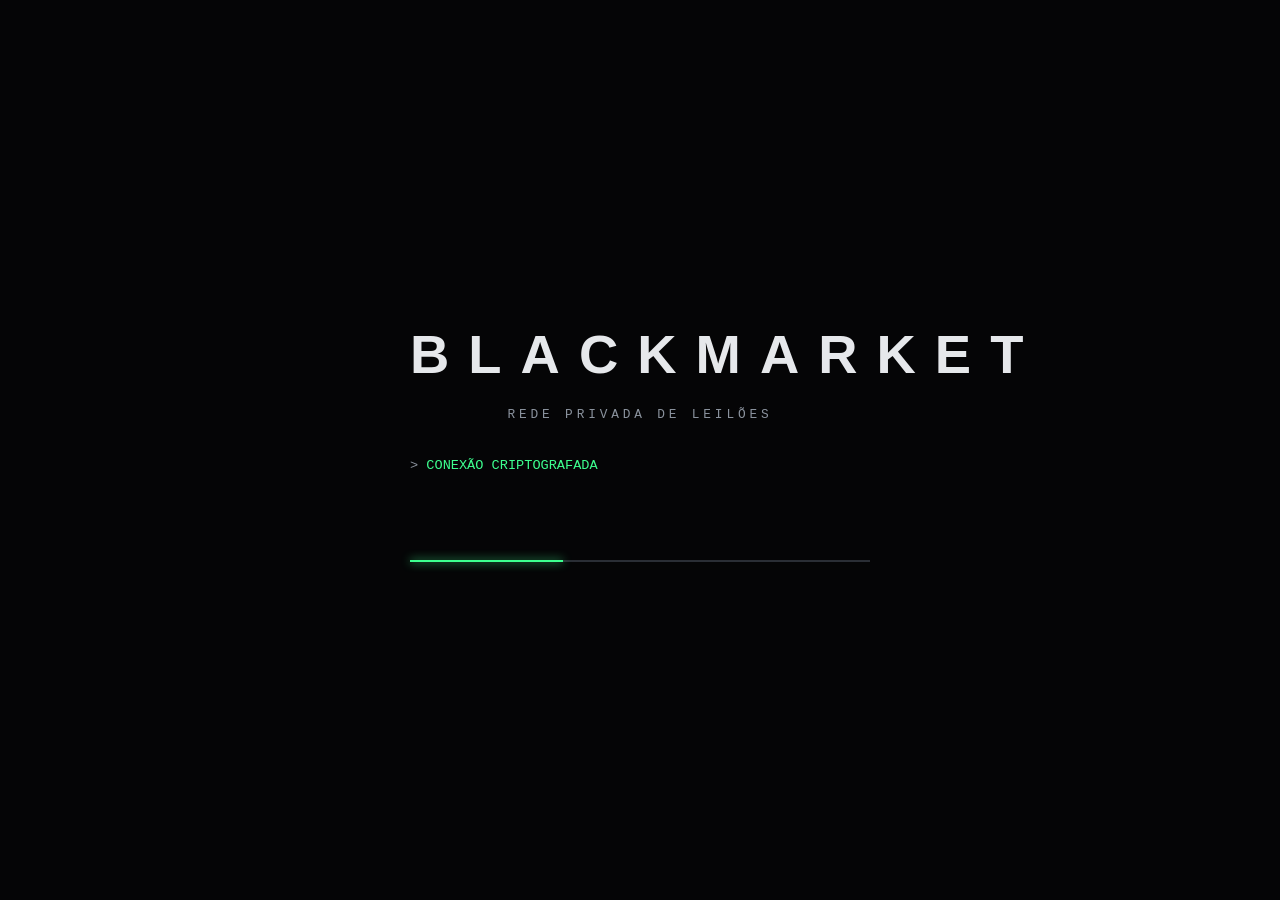
<file: index.html>
<!DOCTYPE html>
<html lang="pt-BR">
<head>
  <meta charset="UTF-8">
  <meta name="viewport" content="width=device-width, initial-scale=1">
  <title>BLACKMARKET AUCTIONS — Rede privada de leilões</title>
  <link rel="stylesheet" href="style.css">
</head>
<body>
  <canvas id="particles" aria-hidden="true"></canvas>
  <div class="scanlines" aria-hidden="true"></div>
  <div class="cursor-glow" aria-hidden="true"></div>

  <!-- Tela de entrada -->
  <section id="intro" class="intro" aria-label="Conectando">
    <div class="intro-box">
      <h1 class="logo glitch" data-text="BLACKMARKET">BLACKMARKET</h1>
      <p class="intro-sub">REDE PRIVADA DE LEILÕES</p>
      <ul id="introLog" class="intro-log"></ul>
      <div class="loadbar"><span id="loadFill"></span></div>
      <button id="enterBtn" class="btn btn-primary" hidden>ACESSAR REDE</button>
    </div>
  </section>

  <div id="app" class="app" hidden>
    <header class="site-header">
      <a href="#hero" class="logo logo-small">BLACKMARKET</a>
      <button id="menuToggle" class="menu-toggle" aria-label="Menu" aria-expanded="false"><span></span><span></span><span></span></button>
      <nav id="mainNav" class="main-nav" aria-label="Principal">
        <a href="#live">Leilões</a>
        <a href="#upcoming">Em breve</a>
        <a href="#watchlist">Lista de interesse</a>
        <a href="#terminal">Terminal</a>
        <a href="#profile">Perfil</a>
      </nav>
      <button class="btn account-link" onclick= "window.location.href='login.html'">Entrar / criar conta</button>
      <div class="net-status"><i class="dot"></i> REDE ATIVA · <b id="onlineUsers">0</b> nós</div>
    </header>

    <main>
      <section id="hero" class="hero reveal">
        <div class="hero-text">
          <span class="badge badge-live">AO VIVO</span>
          <h2 class="glitch" data-text="BEM-VINDO AO MERCADO NEGRO">BEM-VINDO AO MERCADO NEGRO</h2>
          <p>Onde itens raros mudam de mãos.</p>
          <div class="hero-actions">
            <button class="btn btn-primary magnetic" data-open="47">ENTRAR NO LEILÃO</button>
            <a class="btn magnetic" href="#upcoming">VER LOTES</a>
          </div>
        </div>
        <aside class="hero-panel" aria-label="Atividade da rede">
          <p class="label">Encerramento do lote em</p>
          <p class="big-count" id="heroCountdown">00:00:00</p>
          <svg id="activityChart" viewBox="0 0 300 80" preserveAspectRatio="none" aria-hidden="true"><polyline points=""/></svg>
          <p class="label">Atividade da rede</p>
        </aside>
      </section>

      <section id="featured" class="featured reveal" aria-labelledby="featTitle">
        <div class="lot-art lot-art-xl parallax" style="--hue:145"><span>◐</span></div>
        <article class="featured-info">
          <p class="label">Artefato confidencial</p>
          <h3 id="featTitle">LOTE #047 — BLACK ECLIPSE</h3>
          <dl class="stats">
            <div><dt>Maior lance</dt><dd id="featBid" data-tooltip="Maior oferta aceita">0</dd></div>
            <div><dt>Tempo restante</dt><dd id="featTime">--</dd></div>
            <div><dt>Participantes</dt><dd id="featBidders">0</dd></div>
            <div><dt>Status</dt><dd class="badge badge-live">AO VIVO</dd></div>
          </dl>
          <ol id="featHistory" class="history"></ol>
          <button class="btn btn-primary magnetic" data-open="47">FAZER LANCE</button>
        </article>
      </section>

      <div class="layout">
        <section id="live" class="reveal" aria-labelledby="liveTitle">
          <h3 id="liveTitle" class="section-title">Lotes ao vivo e em breve</h3>
          <div id="lotGrid" class="lot-grid"></div>
          <span id="upcoming"></span>
        </section>
        <aside class="activity reveal" aria-labelledby="actTitle">
          <h3 id="actTitle" class="section-title">Atividade da rede</h3>
          <ul id="activityFeed" class="feed"></ul>
        </aside>
      </div>

      <section id="watchlist" class="reveal" aria-labelledby="watchTitle">
        <h3 id="watchTitle" class="section-title">Lista de interesse</h3>
        <ul id="watchList" class="watch-list"></ul>
      </section>

      <section id="terminal" class="reveal" aria-labelledby="termTitle">
        <h3 id="termTitle" class="section-title">Terminal</h3>
        <div class="terminal">
          <div id="termOutput" class="term-output" aria-live="polite"></div>
          <form id="termForm" class="term-form" autocomplete="off">
            <label for="termInput">$</label>
            <input id="termInput" type="text" placeholder="digite: status, varrer, leiloes, rede, limpar">
          </form>
          <div class="term-chips">
            <button type="button" data-cmd="status">status</button>
            <button type="button" data-cmd="varrer">varrer</button>
            <button type="button" data-cmd="leiloes">leiloes</button>
            <button type="button" data-cmd="rede">rede</button>
            <button type="button" data-cmd="limpar">limpar</button>
          </div>
        </div>
      </section>

      <section id="profile" class="reveal" aria-labelledby="profTitle">
        <h3 id="profTitle" class="section-title">Perfil</h3>
        <div class="profile">
          <dl class="stats">
            <div><dt>Usuário</dt><dd>GHOST_731</dd></div>
            <div><dt>Reputação</dt><dd data-count="96">0</dd></div>
            <div><dt>Lances feitos</dt><dd id="profBids" data-count="128">0</dd></div>
            <div><dt>Lotes acompanhados</dt><dd id="profWatched">0</dd></div>
            <div><dt>Taxa de vitórias</dt><dd><span data-count="37">0</span>%</dd></div>
          </dl>
          <svg class="bars" viewBox="0 0 220 90" aria-label="Lances por semana (fictício)">
            <rect x="8" y="50" width="22" height="40"/><rect x="42" y="30" width="22" height="60"/>
            <rect x="76" y="58" width="22" height="32"/><rect x="110" y="18" width="22" height="72"/>
            <rect x="144" y="40" width="22" height="50"/><rect x="178" y="8" width="22" height="82"/>
          </svg>
        </div>
      </section>
    </main>

    <footer class="site-footer">Demonstração fictícia. Sem itens, pagamentos ou contas reais.</footer>
  </div>

  <!-- Modal -->
  <div id="modal" class="modal" hidden>
    <div class="modal-backdrop" data-close></div>
    <article class="modal-card" role="dialog" aria-modal="true" aria-labelledby="modalTitle">
      <button class="modal-close" data-close aria-label="Fechar">✕</button>
      <div id="modalArt" class="lot-art lot-art-lg"><span>◐</span></div>
      <div class="modal-body">
        <span id="modalStatus" class="badge"></span>
        <h3 id="modalTitle"></h3>
        <p id="modalDesc"></p>
        <dl class="stats">
          <div><dt>Lance inicial</dt><dd id="modalStart"></dd></div>
          <div><dt>Maior lance</dt><dd id="modalBid"></dd></div>
          <div><dt>Participantes</dt><dd id="modalBidders"></dd></div>
          <div><dt>Tempo restante</dt><dd id="modalTime"></dd></div>
        </dl>
        <ol id="modalHistory" class="history"></ol>
        <form id="bidForm" class="bid-form">
          <input id="bidInput" type="number" min="1" step="50" required placeholder="Seu lance" aria-label="Seu lance">
          <button class="btn btn-primary" type="submit">FAZER LANCE</button>
        </form>
        <p id="bidError" class="bid-error" role="alert"></p>
      </div>
    </article>
  </div>

  <div id="toasts" class="toasts" aria-live="polite"></div>
  <script src="script.js"></script>
</body>
</html>
</file>
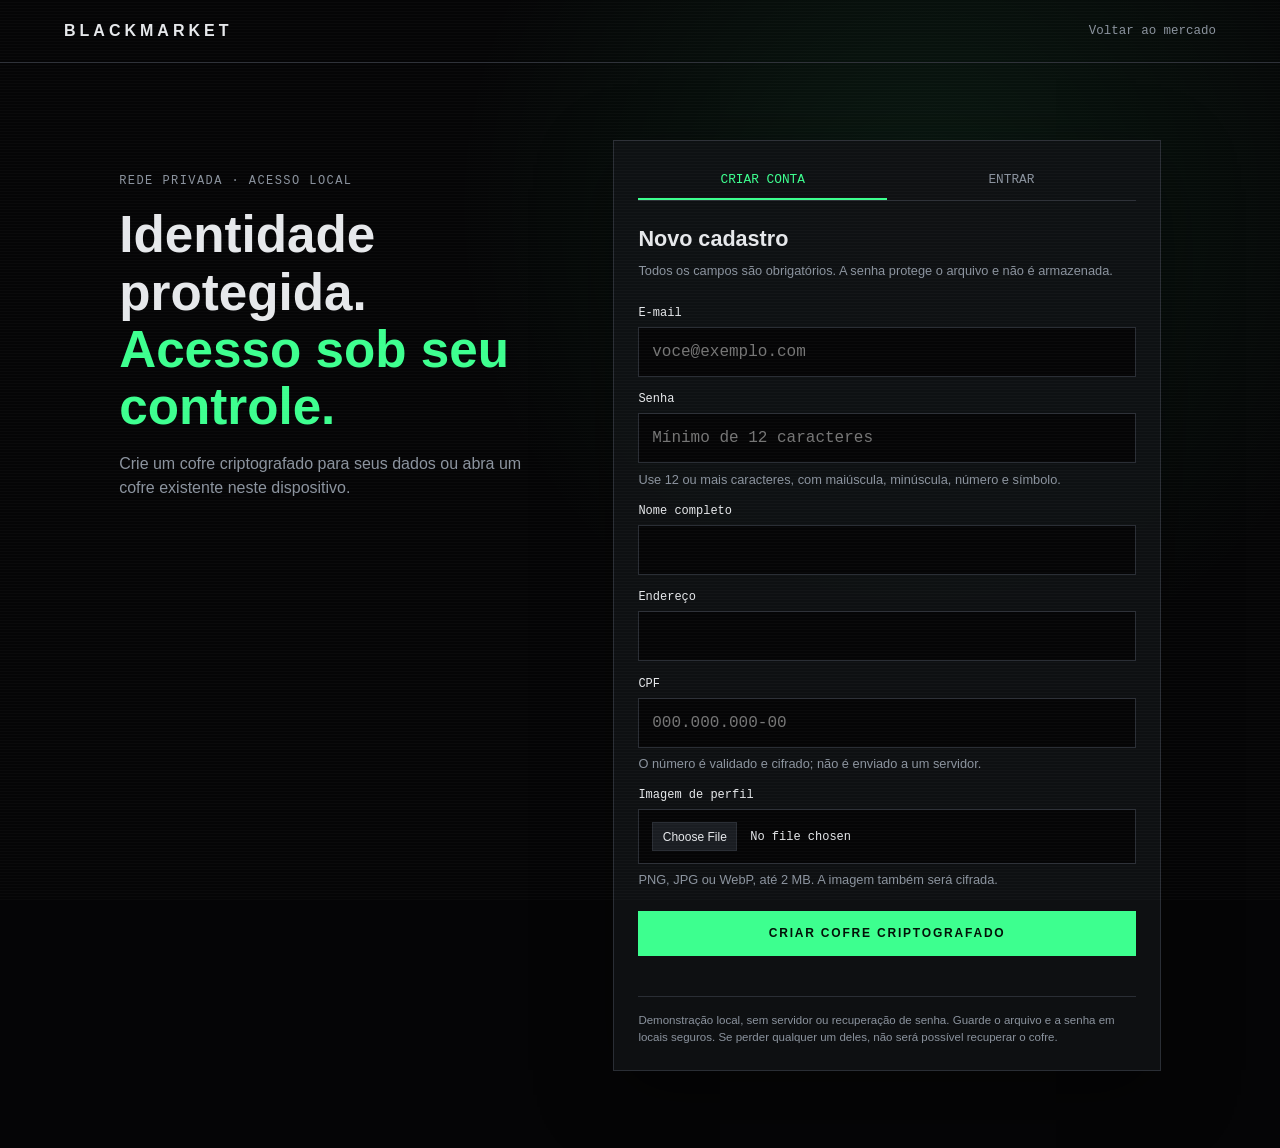
<file: login.html>
<!DOCTYPE html>
<html lang="pt-BR">
<head>
  <meta charset="UTF-8">
  <meta name="viewport" content="width=device-width, initial-scale=1">
  <meta name="referrer" content="no-referrer">
  <title>Acesso seguro — BLACKMARKET</title>
  <link rel="stylesheet" href="style.css">
  <script src="login.js" defer></script>
</head>
<body class="auth-page">
  <div class="scanlines" aria-hidden="true"></div>
  <header class="auth-header">
    <a href="index.html" class="logo logo-small">BLACKMARKET</a>
    <a class="auth-back" href="index.html">Voltar ao mercado</a>
  </header>

  <main class="auth-shell">
    <section class="auth-heading">
      <p class="label">REDE PRIVADA · ACESSO LOCAL</p>
      <h1>Identidade protegida.<br><span>Acesso sob seu controle.</span></h1>
      <p>Crie um cofre criptografado para seus dados ou abra um cofre existente neste dispositivo.</p>
    </section>

    <section class="auth-panel" aria-labelledby="authTitle">
      <div class="auth-tabs" role="tablist" aria-label="Acesso à conta">
        <button id="registerTab" class="auth-tab active" type="button" role="tab" aria-selected="true" aria-controls="registerPanel">Criar conta</button>
        <button id="loginTab" class="auth-tab" type="button" role="tab" aria-selected="false" aria-controls="loginPanel">Entrar</button>
      </div>

      <div id="registerPanel" role="tabpanel" aria-labelledby="registerTab">
        <h2 id="authTitle">Novo cadastro</h2>
        <p class="auth-hint">Todos os campos são obrigatórios. A senha protege o arquivo e não é armazenada.</p>
        <form id="registerForm" class="auth-form">
          <label for="registerEmail">E-mail</label>
          <input id="registerEmail" name="email" type="email" autocomplete="email" maxlength="254" pattern="[^\s@]+@[^\s@]+\.[^\s@]{2,}" title="Informe um e-mail válido, como voce@exemplo.com." required placeholder="voce@exemplo.com">

          <label for="registerPassword">Senha</label>
          <input id="registerPassword" name="password" type="password" autocomplete="new-password" minlength="12" maxlength="128" required aria-describedby="passwordHint" placeholder="Mínimo de 12 caracteres">
          <small id="passwordHint">Use 12 ou mais caracteres, com maiúscula, minúscula, número e símbolo.</small>

          <label for="registerName">Nome completo</label>
          <input id="registerName" name="name" type="text" autocomplete="name" minlength="3" maxlength="100" required>

          <label for="registerAddress">Endereço</label>
          <input id="registerAddress" name="address" type="text" autocomplete="street-address" minlength="5" maxlength="180" required>

          <label for="registerCpf">CPF</label>
          <input id="registerCpf" name="cpf" type="text" inputmode="numeric" autocomplete="off" maxlength="14" pattern="\d{3}\.\d{3}\.\d{3}-\d{2}" required placeholder="000.000.000-00" aria-describedby="cpfHint">
          <small id="cpfHint">O número é validado e cifrado; não é enviado a um servidor.</small>

          <label for="registerImage">Imagem de perfil</label>
          <input id="registerImage" name="image" type="file" accept="image/png,image/jpeg,image/webp" required aria-describedby="imageHint">
          <small id="imageHint">PNG, JPG ou WebP, até 2 MB. A imagem também será cifrada.</small>
          <img id="imagePreview" class="auth-preview" alt="Prévia da imagem selecionada" hidden>

          <button class="btn btn-primary auth-submit" type="submit">CRIAR COFRE CRIPTOGRAFADO</button>
        </form>
      </div>

      <div id="loginPanel" role="tabpanel" aria-labelledby="loginTab" hidden>
        <h2>Entrar no cofre</h2>
        <p class="auth-hint">Selecione o arquivo .txt criado neste dispositivo e informe o mesmo e-mail e senha.</p>
        <form id="loginForm" class="auth-form">
          <label for="loginEmail">E-mail</label>
          <input id="loginEmail" name="email" type="email" autocomplete="email" maxlength="254" pattern="[^\s@]+@[^\s@]+\.[^\s@]{2,}" title="Informe um e-mail válido, como voce@exemplo.com." required placeholder="voce@exemplo.com">

          <label for="loginPassword">Senha</label>
          <input id="loginPassword" name="password" type="password" autocomplete="current-password" required>

          <label for="vaultFile">Arquivo do cofre (.txt)</label>
          <input id="vaultFile" name="vault" type="file" accept=".txt,text/plain" required>

          <button class="btn btn-primary auth-submit" type="submit">DESBLOQUEAR COFRE</button>
        </form>
      </div>

      <p id="authMessage" class="auth-message" role="status" aria-live="polite"></p>
      <p class="auth-disclaimer">Demonstração local, sem servidor ou recuperação de senha. Guarde o arquivo e a senha em locais seguros. Se perder qualquer um deles, não será possível recuperar o cofre.</p>
    </section>
  </main>
</body>
</html>
</file>
<file: style.css>
/* 1. RESET */
*,*::before,*::after{box-sizing:border-box;margin:0;padding:0}
ul,ol{list-style:none}
a{color:inherit;text-decoration:none}
button,input{font:inherit;color:inherit}
button{cursor:pointer}

/* 2. VARIABLES */
:root{
  --bg:#050506; --panel:#0f1114; --graphite:#1a1d22; --line:#2a2e35;
  --metal:#8b939e; --text:#e6e8eb; --neon:#3dff8f; --neon-dim:rgba(61,255,143,.15);
  --alert:#a3202a; --alert-dim:rgba(163,32,42,.18);
  --font-ui:"Bahnschrift","Arial Narrow",Arial,sans-serif;
  --font-mono:ui-monospace,"Cascadia Code",Consolas,"Courier New",monospace;
  --ease:cubic-bezier(.2,.7,.2,1);
}

/* 3. BASE */
html{scroll-behavior:smooth}
body{background:var(--bg);color:var(--text);font-family:var(--font-ui);line-height:1.5;overflow-x:hidden;cursor:none}
a,button,input{cursor:none}
.label{font-family:var(--font-mono);font-size:.75rem;letter-spacing:.12em;color:var(--metal);text-transform:uppercase}
.section-title{font-size:1.4rem;letter-spacing:.08em;text-transform:uppercase;margin-bottom:1.2rem;padding-left:.8rem;border-left:3px solid var(--neon)}
main{max-width:1240px;margin:0 auto;padding:6rem 1.2rem 3rem;display:grid;gap:4rem}
:focus-visible{outline:2px solid var(--neon);outline-offset:3px}
[hidden]{display:none!important}

/* 4. BACKGROUND EFFECTS */
#particles{position:fixed;inset:0;z-index:0;pointer-events:none}
.scanlines{position:fixed;inset:0;z-index:90;pointer-events:none;background:repeating-linear-gradient(0deg,rgba(255,255,255,.025) 0 1px,transparent 1px 3px)}
.cursor-glow{position:fixed;z-index:95;width:320px;height:320px;left:0;top:0;pointer-events:none;
  background:radial-gradient(circle,rgba(61,255,143,.08),transparent 65%);transform:translate(-50%,-50%)}
.cursor-glow::after{content:"";position:absolute;left:50%;top:50%;width:10px;height:10px;margin:-5px;border:1px solid var(--neon);border-radius:50%}
.app{position:relative;z-index:1}

/* Intro */
.intro{position:fixed;inset:0;z-index:100;background:var(--bg);display:grid;place-items:center;transition:opacity .7s,transform .7s var(--ease),filter .7s}
.intro.leaving{opacity:0;transform:translateY(-3rem) scale(1.03);filter:blur(6px)}
.intro-box{width:min(460px,90vw);text-align:center}
.logo{font-size:clamp(2rem,7vw,3.4rem);font-weight:700;letter-spacing:.35em;margin-right:-.35em}
.intro-sub{font-family:var(--font-mono);color:var(--metal);letter-spacing:.3em;font-size:.8rem;margin:.6rem 0 2rem}
.intro-log{text-align:left;font-family:var(--font-mono);font-size:.85rem;color:var(--neon);min-height:5.5rem;margin-bottom:1rem}
.intro-log li::before{content:"> ";color:var(--metal)}
.loadbar{height:2px;background:var(--line);margin-bottom:1.5rem}
.loadbar span{display:block;height:100%;width:0;background:var(--neon);box-shadow:0 0 10px var(--neon);transition:width .4s linear}

/* Glitch (RGB split) */
.glitch{position:relative}
.glitch::before,.glitch::after{content:attr(data-text);position:absolute;inset:0;opacity:0;pointer-events:none}
.glitch::before{color:#ff2b4a;transform:translate(-2px,0)}
.glitch::after{color:#2bd9ff;transform:translate(2px,0)}
.glitch:hover::before,.glitch:hover::after,.glitching::before,.glitching::after{opacity:.7;animation:glitch .3s steps(2) 2}

/* 5. HEADER */
.site-header{position:fixed;top:0;left:0;right:0;z-index:50;display:flex;align-items:center;gap:1.5rem;padding:.9rem 1.5rem;
  background:rgba(5,5,6,.75);backdrop-filter:blur(12px);border-bottom:1px solid var(--line)}
.logo-small{font-size:1.1rem;letter-spacing:.25em}
.main-nav{display:flex;gap:.3rem;margin-left:auto}
.main-nav a{position:relative;padding:.4rem .8rem;color:var(--metal);text-transform:uppercase;font-size:.85rem;letter-spacing:.1em;transition:color .25s}
.main-nav a::after{content:"";position:absolute;left:.8rem;right:.8rem;bottom:0;height:1px;background:var(--neon);transform:scaleX(0);transition:transform .3s var(--ease)}
.main-nav a:hover{color:var(--text)}
.main-nav a:hover::after{transform:scaleX(1)}
.net-status{font-family:var(--font-mono);font-size:.72rem;color:var(--metal);white-space:nowrap}
.dot{display:inline-block;width:7px;height:7px;border-radius:50%;background:var(--neon);box-shadow:0 0 8px var(--neon);animation:pulse 2s infinite}
.menu-toggle{display:none;background:none;border:0;width:36px;height:36px;margin-left:auto}
.menu-toggle span{display:block;height:2px;background:var(--text);margin:6px 6px;transition:transform .3s}

/* Buttons */
.btn{position:relative;overflow:hidden;display:inline-block;padding:.8rem 1.6rem;background:transparent;border:1px solid var(--metal);
  letter-spacing:.15em;font-size:.85rem;transition:border-color .25s,box-shadow .25s,transform .2s}
.btn:hover{border-color:var(--neon);box-shadow:0 0 18px var(--neon-dim)}
.btn-primary{background:var(--neon);color:#031208;border-color:var(--neon);font-weight:700}
.ripple{position:absolute;border-radius:50%;background:rgba(255,255,255,.4);transform:scale(0);animation:ripple .6s linear;pointer-events:none}
[data-tooltip]{position:relative}
[data-tooltip]:hover::after{content:attr(data-tooltip);position:absolute;left:0;top:100%;margin-top:.4rem;padding:.3rem .6rem;background:var(--graphite);border:1px solid var(--line);
  font:400 .72rem var(--font-mono);color:var(--metal);white-space:nowrap;z-index:5}

/* 6. HERO */
.hero{display:grid;grid-template-columns:1.4fr 1fr;gap:2rem;align-items:center;min-height:62vh}
.hero h2{font-size:clamp(2.2rem,6vw,4.6rem);line-height:1;letter-spacing:.02em;margin:1rem 0}
.hero p{color:var(--metal);font-size:1.15rem}
.hero-actions{display:flex;flex-wrap:wrap;gap:1rem;margin-top:2rem}
.hero-panel{padding:1.5rem;background:var(--panel);border:1px solid var(--line);box-shadow:0 30px 60px rgba(0,0,0,.6)}
.big-count{font:700 clamp(2rem,4vw,3rem) var(--font-mono);color:var(--neon);text-shadow:0 0 18px var(--neon-dim);margin:.4rem 0}
#activityChart{width:100%;height:80px;margin:.8rem 0}
#activityChart polyline{fill:none;stroke:var(--neon);stroke-width:1.5;vector-effect:non-scaling-stroke}
.badge{display:inline-block;padding:.15rem .6rem;border:1px solid var(--metal);font:.7rem var(--font-mono);letter-spacing:.15em;color:var(--metal)}
.badge-live{color:var(--neon);border-color:var(--neon);background:var(--neon-dim)}
.badge-ending{color:#ff5b66;border-color:var(--alert);background:var(--alert-dim)}
.badge-upcoming{color:var(--text)}
.badge-closed{opacity:.5}

/* Featured */
.featured{display:grid;grid-template-columns:1fr 1fr;gap:2rem;padding:1.5rem;background:linear-gradient(135deg,var(--panel),var(--bg));border:1px solid var(--line)}
.featured h3{font-size:clamp(1.5rem,3vw,2.3rem);margin:.4rem 0 1rem}
.stats{display:grid;grid-template-columns:repeat(auto-fit,minmax(120px,1fr));gap:1rem;margin-bottom:1.2rem}
.stats dt{font:.7rem var(--font-mono);letter-spacing:.12em;color:var(--metal);text-transform:uppercase}
.stats dd{font:700 1.3rem var(--font-mono)}
.history{font:.82rem var(--font-mono);color:var(--metal);margin-bottom:1.2rem;max-height:120px;overflow:auto}
.history li{display:flex;justify-content:space-between;padding:.3rem 0;border-bottom:1px dashed var(--line)}
.history li:first-child{color:var(--neon)}
.history li.new{animation:flash 1s}

/* 7. CARDS */
.layout{display:grid;grid-template-columns:1fr 300px;gap:2rem;align-items:start}
.lot-grid{display:grid;grid-template-columns:repeat(auto-fill,minmax(250px,1fr));gap:1.2rem}
.lot-card{position:relative;overflow:hidden;background:var(--panel);border:1px solid var(--line);transition:transform .35s var(--ease),border-color .3s,box-shadow .3s;cursor:none}
.lot-card:hover{transform:translateY(-6px) scale(1.02);border-color:var(--neon);box-shadow:0 20px 40px rgba(0,0,0,.7),0 0 24px var(--neon-dim)}
.lot-card.watched{border-color:var(--metal);box-shadow:0 0 0 1px var(--neon-dim) inset}
.lot-art{--hue:150;position:relative;display:grid;place-items:center;height:170px;overflow:hidden;
  background:radial-gradient(circle at 50% 40%,hsl(var(--hue) 60% 20%),#050506 70%);font-size:4rem;color:hsl(var(--hue) 80% 60%);transition:transform .5s var(--ease)}
.lot-art span{filter:drop-shadow(0 0 14px currentColor)}
.lot-art-xl{height:100%;min-height:300px;font-size:8rem}
.lot-art-lg{height:100%;min-height:260px;font-size:7rem}
.lot-card:hover .lot-art{transform:scale(1.12) translateY(-4px)}
.lot-card .lot-art{transition:transform .5s var(--ease)}
.lot-card>.lot-art{overflow:visible}
.lot-card:hover .lot-art span{animation:pulse 1.2s infinite}
.lot-info{padding:1rem;position:relative;z-index:1;background:var(--panel)}
.lot-info h4{font-size:1.05rem;letter-spacing:.05em;margin:.3rem 0}
.lot-meta{display:flex;justify-content:space-between;font:.78rem var(--font-mono);color:var(--metal)}
.lot-price{font:700 1.2rem var(--font-mono);color:var(--neon);margin:.4rem 0}
.lot-extra{max-height:0;overflow:hidden;opacity:0;transition:max-height .35s,opacity .35s}
.lot-card:hover .lot-extra{max-height:80px;opacity:1}
.lot-extra .btn{margin-top:.6rem;padding:.4rem 1rem;width:100%;text-align:center}
.fav{position:absolute;top:.6rem;right:.6rem;z-index:2;width:34px;height:34px;background:rgba(5,5,6,.7);border:1px solid var(--line);font-size:1.1rem;color:var(--metal)}
.fav.on{color:var(--neon);border-color:var(--neon)}
.card-top{position:absolute;top:.6rem;left:.6rem;z-index:2}

/* Activity */
.feed{font:.78rem var(--font-mono);display:grid;gap:.5rem;max-height:520px;overflow:hidden}
.feed li{padding:.5rem .7rem;border-left:2px solid var(--line);background:var(--panel);color:var(--metal);animation:slideIn .5s var(--ease)}
.feed li.hot{border-color:var(--alert);color:#ff8b93}
.feed time{color:var(--neon);margin-right:.4rem}
.watch-list{display:grid;grid-template-columns:repeat(auto-fill,minmax(220px,1fr));gap:1rem}
.watch-list li{padding:.8rem 1rem;border:1px solid var(--line);background:var(--panel);font-family:var(--font-mono);font-size:.85rem;cursor:none}
.watch-list .empty{border-style:dashed;color:var(--metal)}

/* 8. MODAL */
.modal{position:fixed;inset:0;z-index:80;display:grid;place-items:center;padding:1rem}
.modal-backdrop{position:absolute;inset:0;background:rgba(0,0,0,.75);backdrop-filter:blur(8px);animation:fade .35s both}
.modal-card{position:relative;display:grid;grid-template-columns:1fr 1.2fr;width:min(960px,100%);max-height:92vh;overflow:auto;background:var(--panel);border:1px solid var(--line);
  box-shadow:0 40px 100px #000,0 0 40px var(--neon-dim);animation:modalIn .45s var(--ease) both}
.modal.closing .modal-backdrop{animation:fade .3s reverse both}
.modal.closing .modal-card{animation:modalIn .3s var(--ease) reverse both}
.modal-body{padding:1.8rem}
.modal-body h3{font-size:1.8rem;margin:.6rem 0}
.modal-body>p{color:var(--metal);margin-bottom:1.2rem}
.modal-close{position:absolute;top:.8rem;right:.8rem;z-index:3;width:36px;height:36px;background:var(--bg);border:1px solid var(--line)}
.modal-close:hover{border-color:var(--alert)}
.bid-form{display:flex;gap:.6rem}
.bid-form input{flex:1;min-width:0;padding:.8rem;background:var(--bg);border:1px solid var(--line);font-family:var(--font-mono);cursor:text}
.bid-form input:focus{border-color:var(--neon);outline:none}
.bid-error{min-height:1.4rem;margin-top:.5rem;color:#ff5b66;font:.8rem var(--font-mono)}
.bump{animation:bump .6s}

/* 9. TERMINAL */
.terminal{background:#020303;border:1px solid var(--line);box-shadow:inset 0 0 40px rgba(61,255,143,.05);font-family:var(--font-mono)}
.term-output{height:260px;overflow:auto;padding:1rem;font-size:.85rem;color:var(--neon);white-space:pre-wrap}
.term-output .cmd{color:var(--text)}
.term-output .warn{color:#ff5b66}
.term-form{display:flex;gap:.5rem;padding:.6rem 1rem;border-top:1px solid var(--line);color:var(--neon)}
.term-form input{flex:1;min-width:0;background:none;border:0;outline:none;cursor:text}
.term-chips{display:flex;flex-wrap:wrap;gap:.5rem;padding:.6rem 1rem;border-top:1px solid var(--line)}
.term-chips button{padding:.35rem .8rem;min-height:36px;background:var(--graphite);border:1px solid var(--line);font-size:.78rem}
.term-chips button:hover{border-color:var(--neon)}

/* 10. NOTIFICATIONS */
.toasts{position:fixed;right:1rem;bottom:1rem;z-index:99;display:grid;gap:.6rem;max-width:calc(100vw - 2rem)}
.toast{min-width:240px;padding:.8rem 1rem;background:var(--graphite);border:1px solid var(--line);border-left:3px solid var(--neon);font:.82rem var(--font-mono);animation:slideIn .4s var(--ease);box-shadow:0 10px 30px #000}
.toast.alert{border-left-color:var(--alert)}
.toast.out{opacity:0;transform:translateX(30px);transition:.4s}
.toast b{display:block;letter-spacing:.1em}

/* 11. PROFILE */
.profile{display:grid;grid-template-columns:1.4fr 1fr;gap:2rem;padding:1.5rem;background:var(--panel);border:1px solid var(--line)}
.profile .stats{margin:0}
.bars{width:100%;max-height:160px}
.bars rect{fill:var(--neon-dim);stroke:var(--neon);stroke-width:1;transform-origin:bottom;transform-box:fill-box;animation:grow 1s var(--ease) both}
.bars rect:nth-child(even){animation-delay:.15s}
.site-footer{text-align:center;padding:2rem;color:var(--metal);font:.75rem var(--font-mono);border-top:1px solid var(--line)}

/* Acesso local */
.account-link{white-space:nowrap;padding:.55rem .85rem;font-size:.7rem}
.auth-page{min-height:100vh;cursor:auto;background:radial-gradient(ellipse at 72% 18%,rgba(61,255,143,.08),transparent 36%),var(--bg)}
.auth-page a,.auth-page button,.auth-page input{cursor:auto}
.auth-page button,.auth-page a{cursor:pointer}
.auth-header{position:relative;z-index:1;display:flex;align-items:center;justify-content:space-between;padding:1.2rem clamp(1rem,5vw,4rem);border-bottom:1px solid var(--line)}
.auth-header .logo-small{font-size:1rem}
.auth-back{font: .78rem var(--font-mono);color:var(--metal)}
.auth-back:hover{color:var(--neon)}
.auth-shell{position:relative;z-index:1;max-width:1080px;margin:0 auto;padding:clamp(2rem,6vw,5rem) 1.2rem;display:grid;grid-template-columns:.85fr 1.15fr;gap:clamp(2rem,7vw,6rem);align-items:start}
.auth-heading{padding-top:2rem}
.auth-heading h1{font-size:clamp(2rem,4vw,3.5rem);line-height:1.12;margin:1rem 0}
.auth-heading h1 span{color:var(--neon)}
.auth-heading>p:last-child{max-width:34rem;color:var(--metal);font-size:1rem}
.auth-panel{padding:1.5rem;background:rgba(15,17,20,.94);border:1px solid var(--line);box-shadow:0 24px 70px rgba(0,0,0,.4)}
.auth-tabs{display:grid;grid-template-columns:1fr 1fr;border-bottom:1px solid var(--line);margin:-.2rem 0 1.4rem}
.auth-tab{background:transparent;border:0;border-bottom:2px solid transparent;padding:.65rem;color:var(--metal);font: .8rem var(--font-mono);text-transform:uppercase}
.auth-tab.active{color:var(--neon);border-bottom-color:var(--neon)}
.auth-panel h2{font-size:1.35rem}
.auth-hint,.auth-panel small{color:var(--metal);font-size:.8rem}
.auth-hint{margin:.35rem 0 1.1rem}
.auth-form{display:grid;gap:.45rem}
.auth-form label{margin-top:.5rem;font:.75rem var(--font-mono);color:var(--text)}
.auth-form input{width:100%;min-width:0;padding:.75rem .8rem;background:var(--bg);border:1px solid var(--line);color:var(--text);font-family:var(--font-mono);cursor:text}
.auth-form input:focus{outline:1px solid var(--neon);border-color:var(--neon)}
.auth-form input[type=file]{font-size:.75rem}
.auth-form input[type=file]::file-selector-button{margin-right:.8rem;padding:.4rem .6rem;background:var(--graphite);border:1px solid var(--line);color:var(--text);cursor:pointer}
.auth-form small{line-height:1.4}
.auth-submit{width:100%;margin-top:.9rem;font-size:.75rem}
.auth-submit:disabled{opacity:.65;cursor:wait}
.auth-preview{width:72px;height:72px;object-fit:cover;border:1px solid var(--line)}
.auth-message{min-height:1.5rem;margin-top:1rem;color:var(--neon);font:.8rem var(--font-mono);overflow-wrap:anywhere}
.auth-message.error{color:#ff737d}
.auth-disclaimer{padding-top:.9rem;border-top:1px solid var(--line);color:var(--metal);font-size:.72rem;line-height:1.5}

/* Reveal */
.reveal{opacity:0;transform:translateY(24px);transition:opacity .8s var(--ease),transform .8s var(--ease)}
.reveal.visible{opacity:1;transform:none}

/* 12. RESPONSIVE */
@media (max-width:900px){
  body,a,button,input,.lot-card{cursor:auto}
  .site-header{gap:.5rem;padding:.8rem}
  .site-header .logo-small{font-size:.9rem;letter-spacing:.12em}
  .account-link{padding:.5rem .55rem;font-size:.62rem}
  .cursor-glow{display:none}
  .hero,.featured,.layout,.profile,.modal-card{grid-template-columns:1fr}
  .lot-art-xl,.lot-art-lg{min-height:200px}
  .menu-toggle{display:block}
  .net-status{display:none}
  .account-link{margin-left:auto}
  .site-header .menu-toggle{margin-left:0}
  .main-nav{position:fixed;top:60px;left:0;right:0;flex-direction:column;padding:1rem;background:rgba(5,5,6,.97);border-bottom:1px solid var(--line);transform:translateY(-130%);transition:transform .4s var(--ease)}
  .main-nav.open{transform:none}
  .main-nav a{padding:.9rem .8rem}
  .lot-extra{max-height:80px;opacity:1}
  .bid-form{flex-direction:column}
  .btn{min-height:44px}
  .auth-shell{grid-template-columns:1fr;max-width:640px;gap:1.5rem;padding-top:2.5rem}
  .auth-heading{padding-top:0}
}

/* 13. ANIMATIONS */
@keyframes pulse{50%{opacity:.4}}
@keyframes glitch{0%{transform:translate(-3px,1px)}50%{transform:translate(3px,-1px)}100%{transform:translate(0)}}
@keyframes ripple{to{transform:scale(4);opacity:0}}
@keyframes slideIn{from{opacity:0;transform:translateX(20px)}}
@keyframes fade{from{opacity:0}}
@keyframes modalIn{from{opacity:0;transform:translateY(30px) scale(.95)}}
@keyframes flash{from{background:var(--neon-dim)}}
@keyframes bump{40%{transform:scale(1.15);color:var(--neon)}}
@keyframes grow{from{transform:scaleY(0)}}
@media (prefers-reduced-motion:reduce){*,*::before,*::after{animation-duration:.01ms!important;transition-duration:.01ms!important}html{scroll-behavior:auto}}
</file>
